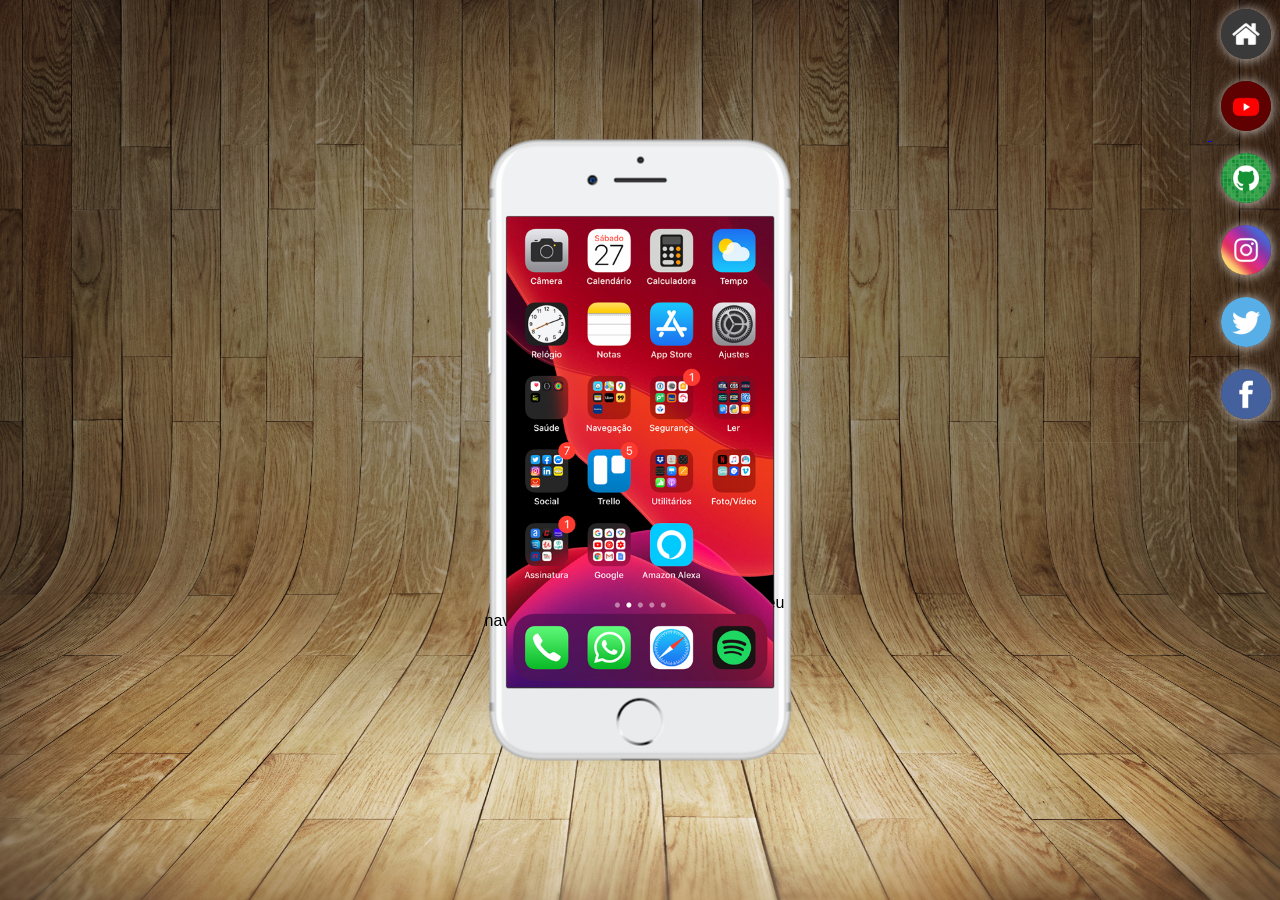
<file: index.html>
<!DOCTYPE html>
<html lang="PT-BR">
<head>
    <meta charset="UTF-8">
    <meta name="viewport" content="width=device-width, initial-scale=1.0">
    <title>Projeto Redes Socias</title>
    <link rel="icon" type="image/x-icon" href="estilos/favicon.ico">
    <link rel="stylesheet" href="estilos/style.css">
</head>
<body>
    <main>
        <section id="telefone">
            <iframe src="home.html" frameborder="0" name="tela" id="tela"></iframe>
              Seu navegador não suporta iframes.
        </section>
        <section id="redes-sociais">
            <pre>
            <a href="home.html" target="tela"><img src="estilos/imagens/logo-home.jpg" alt=""></a>
            <a href="youtube.html" target="tela"> <img src="estilos/imagens/logo-youtube.jpg" alt=""></a>
            <a href="github.html" target="tela"><img src="estilos/imagens/logo-github.jpg" alt=""></a>
            <a href="instagram.html" target="tela"><img src="estilos/imagens/logo-instagram.jpg" alt=""></a>
            <a href="twitter.html" target="tela"><img src="estilos/imagens/logo-twitter.jpg" alt=""></a>
            <a href="facebook.html" target="tela"><img src="estilos/imagens/logo-facebook.jpg" alt=""></a>
            </pre>
        </section>
    </main>
    
</body>
</html>
</file>
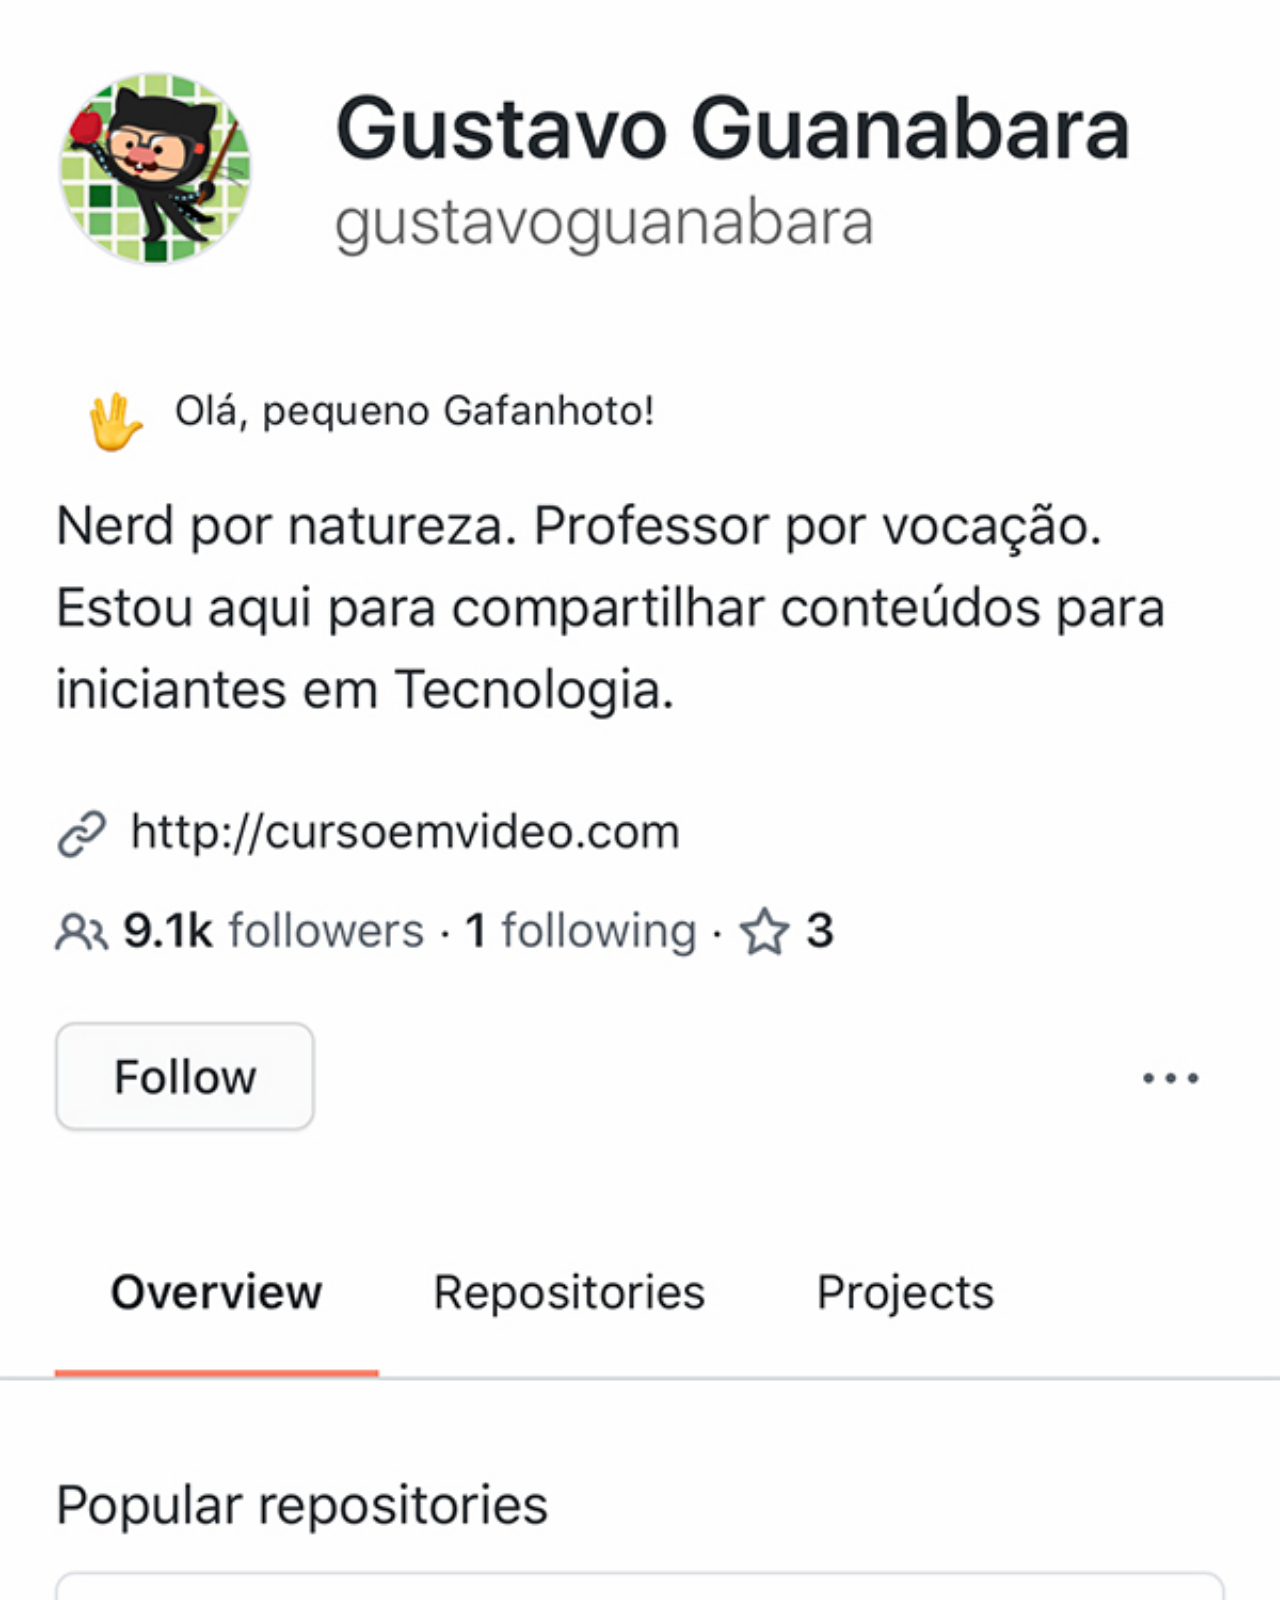
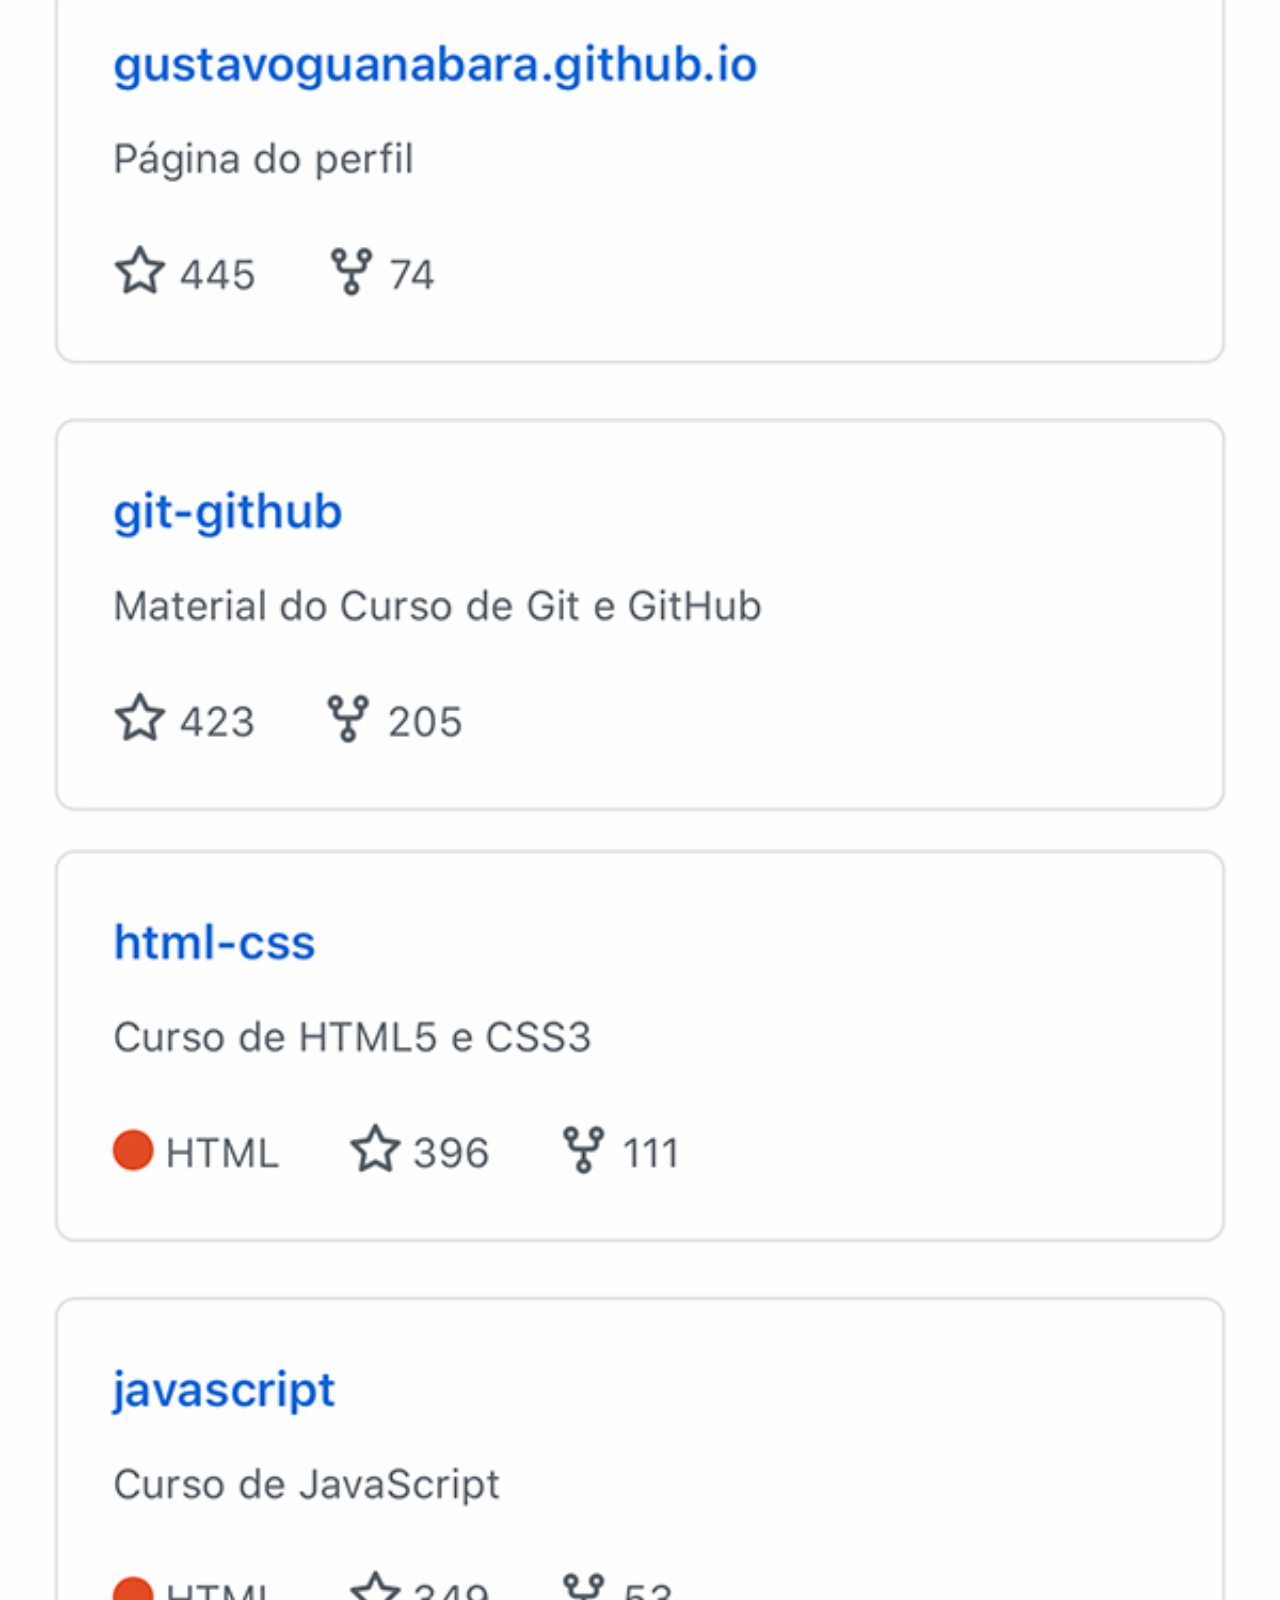
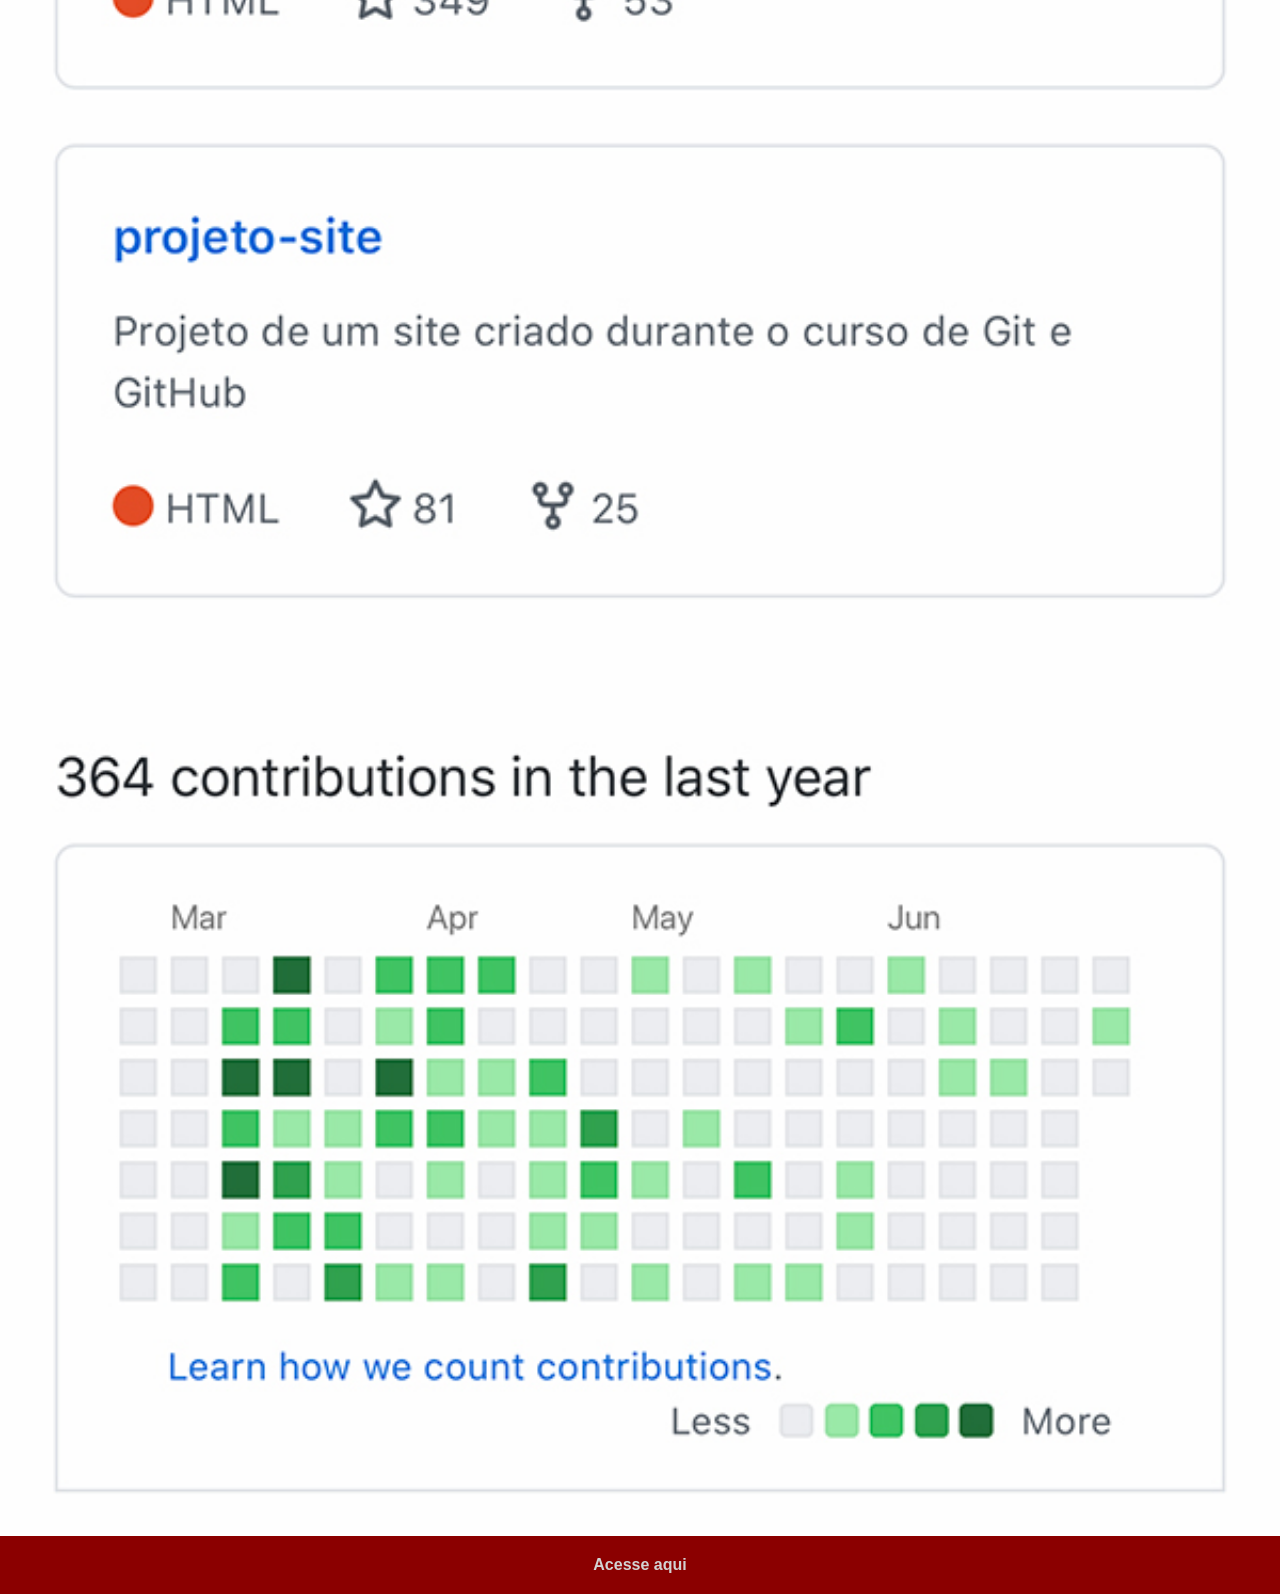
<file: github.html>
<!DOCTYPE html>
<html lang="PT-BR">
<head>
    <meta charset="UTF-8">
    <meta name="viewport" content="width=device-width, initial-scale=1.0">
    <title>GitHub</title>
    <link rel="stylesheet" href="estilos/social.css">
</head>
<body>
    <img src="estilos/imagens/tela-github.jpg" alt="GitHub">
    <a href="https://github.com/gustavoguanabara" target="_blank">Acesse aqui</a>
</body>
</html>
</file>
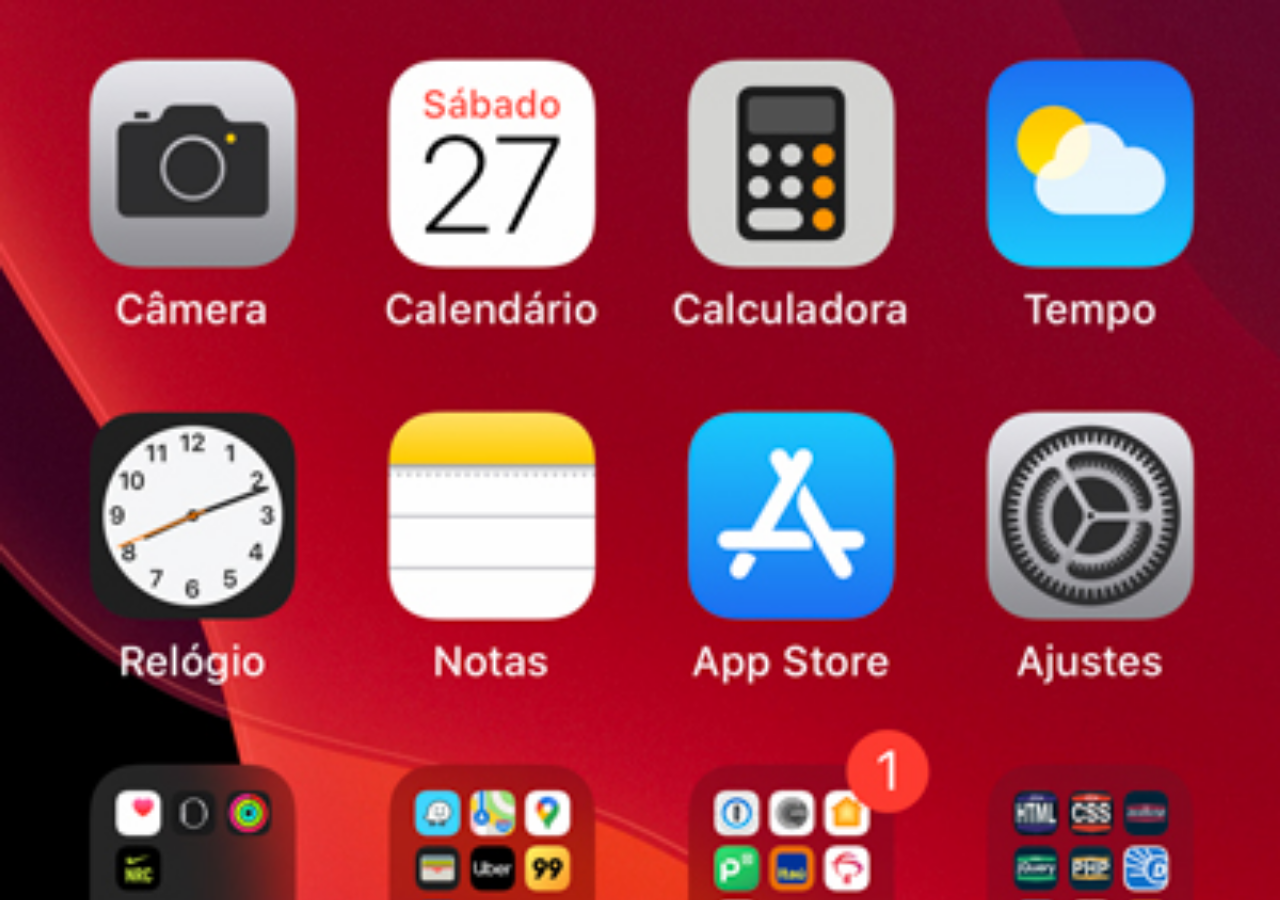
<file: home.html>
<!DOCTYPE html>
<html lang="pt-br">
<head>
    <meta charset="UTF-8">
    <meta name="viewport" content="width=device-width, initial-scale=1.0">
    <title>Home</title>
</head>
<style>
    *{
        margin: 0;
        padding: 0;
    }
    body{
        width: 100vw;
        height: 100vh;
        background: black url('estilos/imagens/tela-home.jpg') no-repeat center top;
        background-size: cover;
    }
</style>
<body>
    
</body>
</html>
</file>
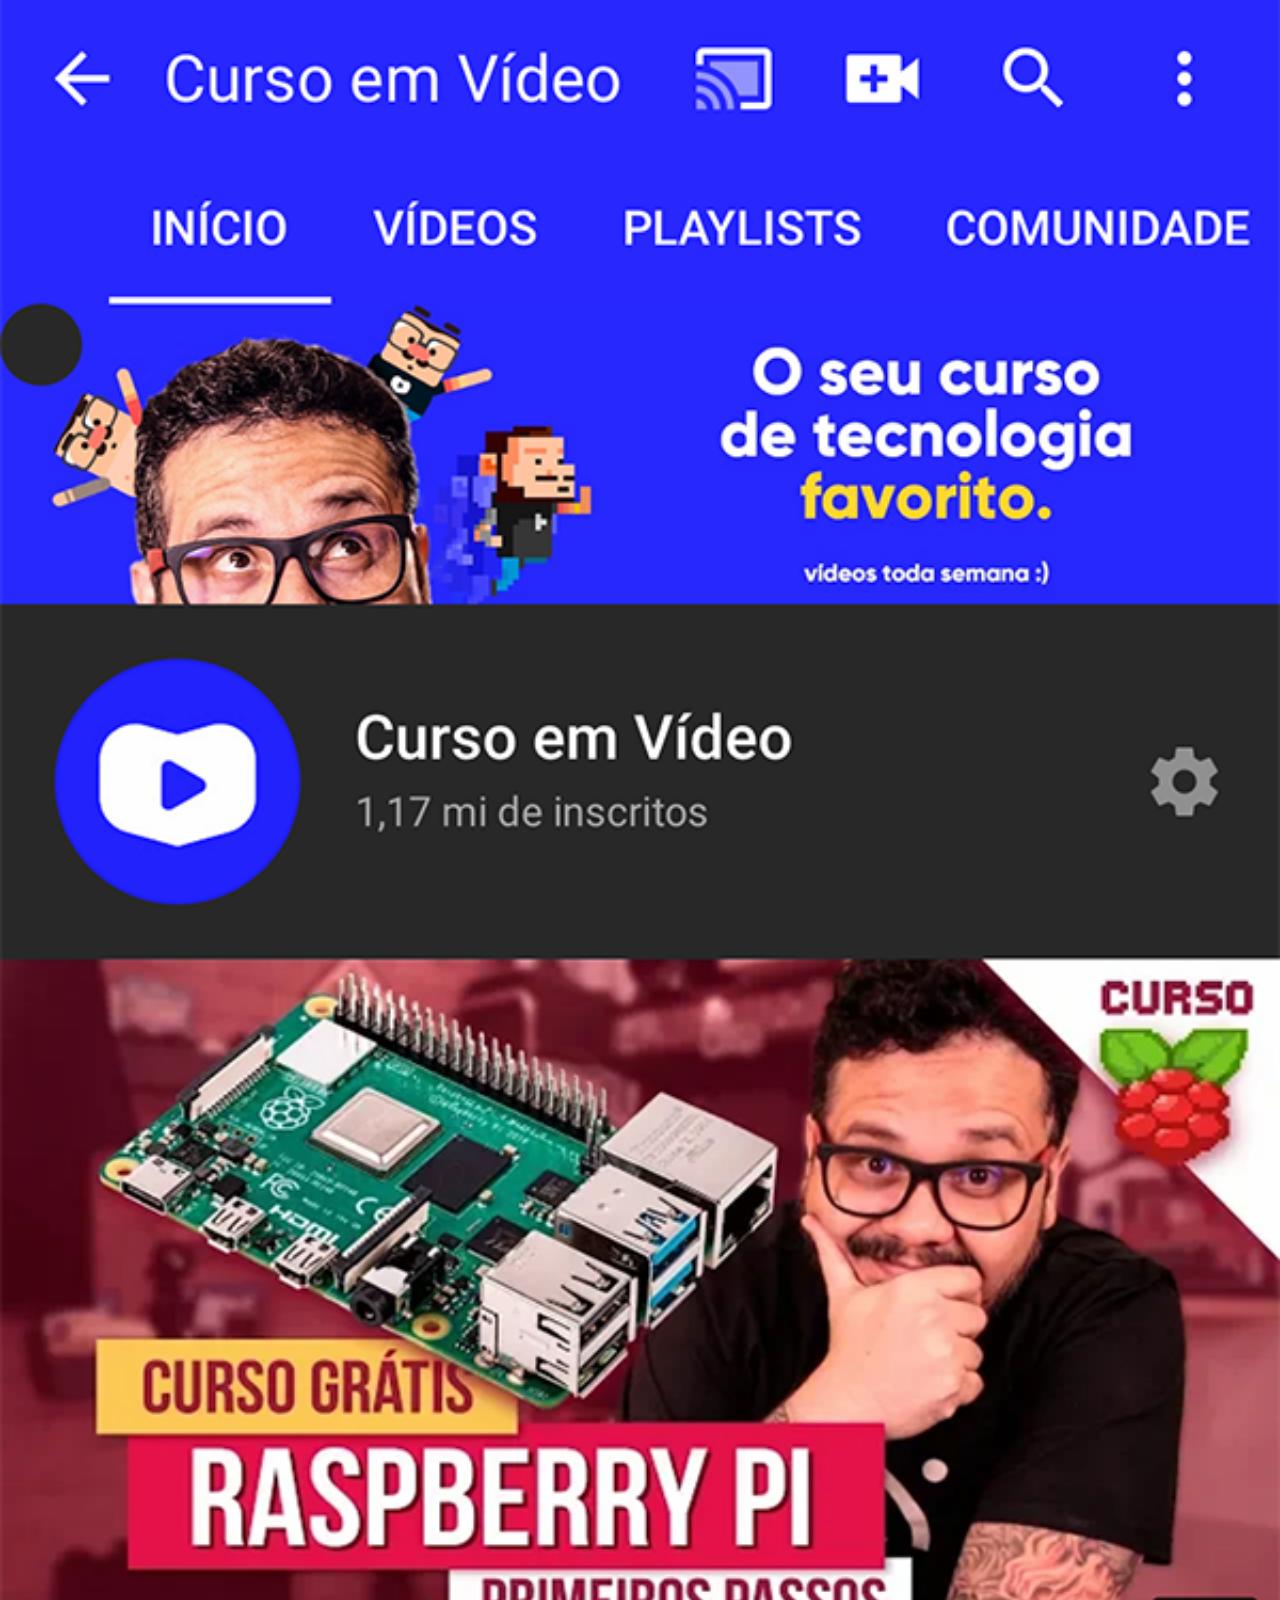
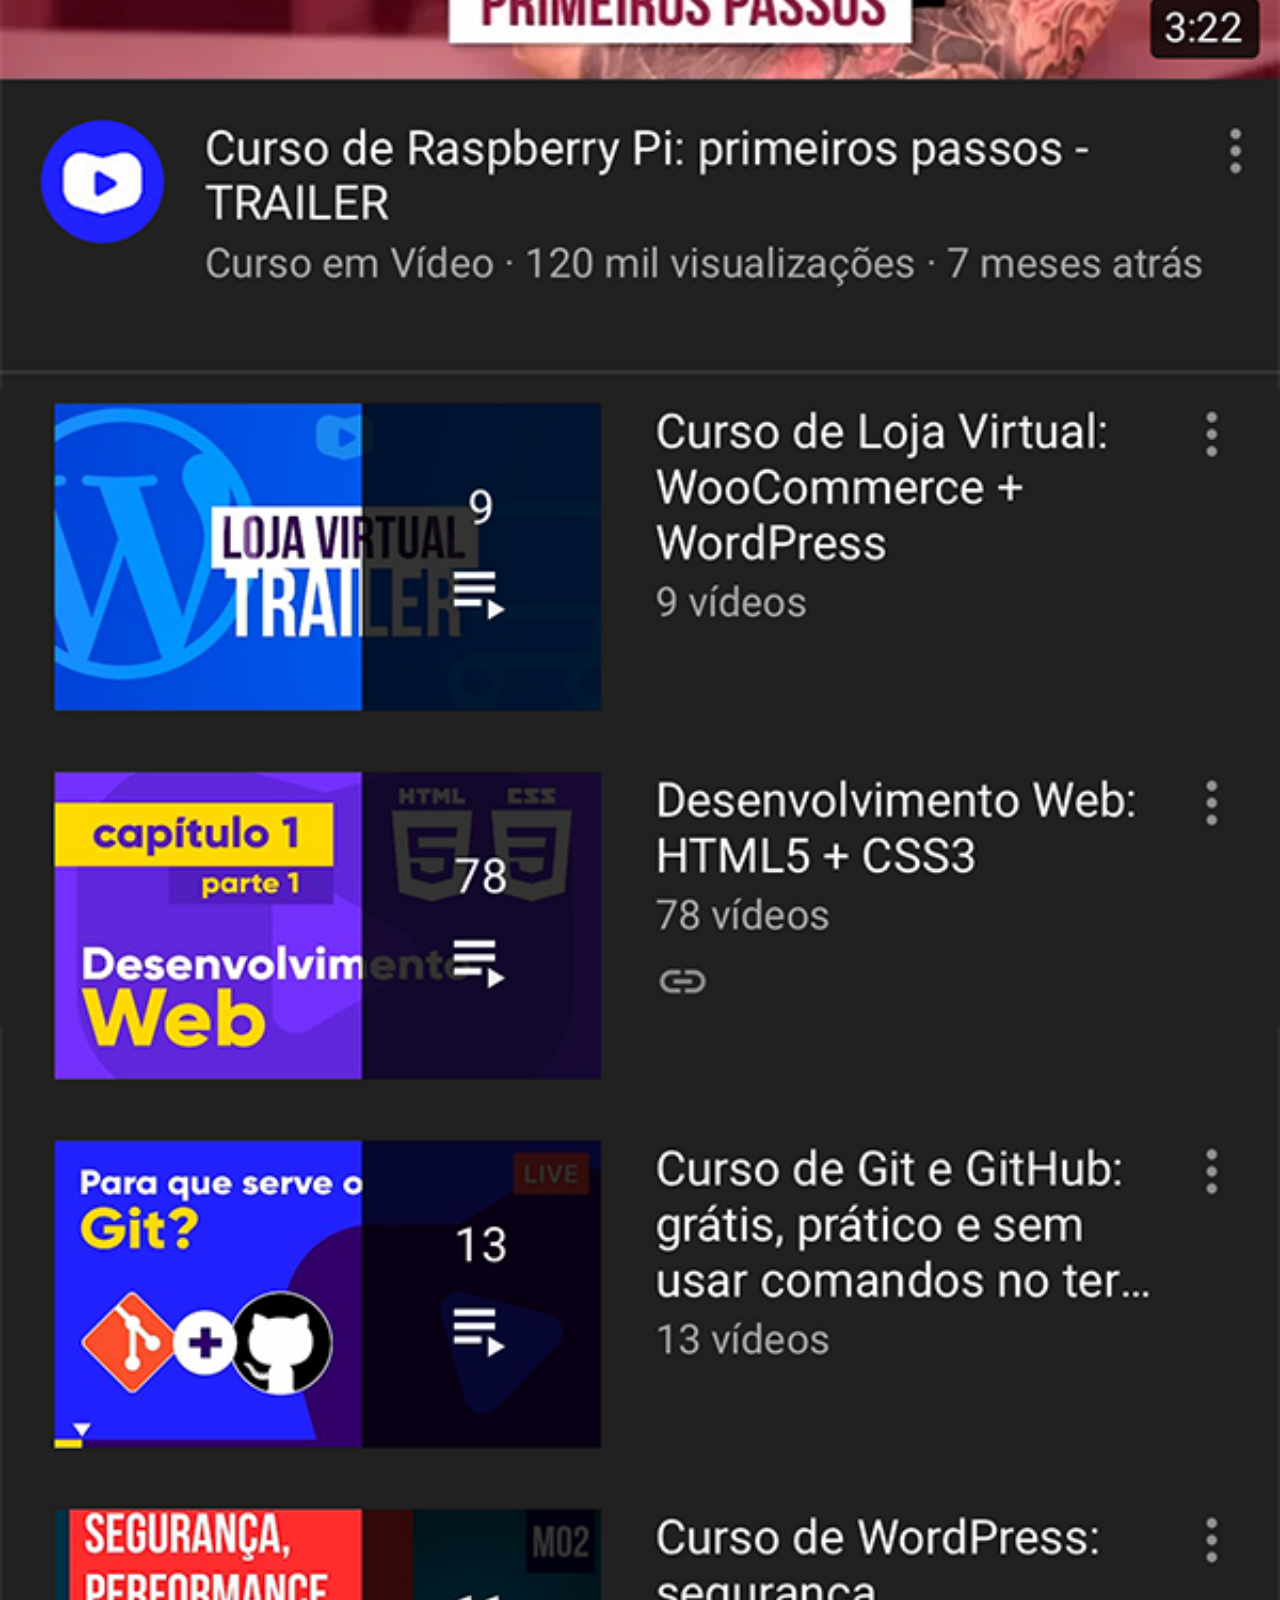
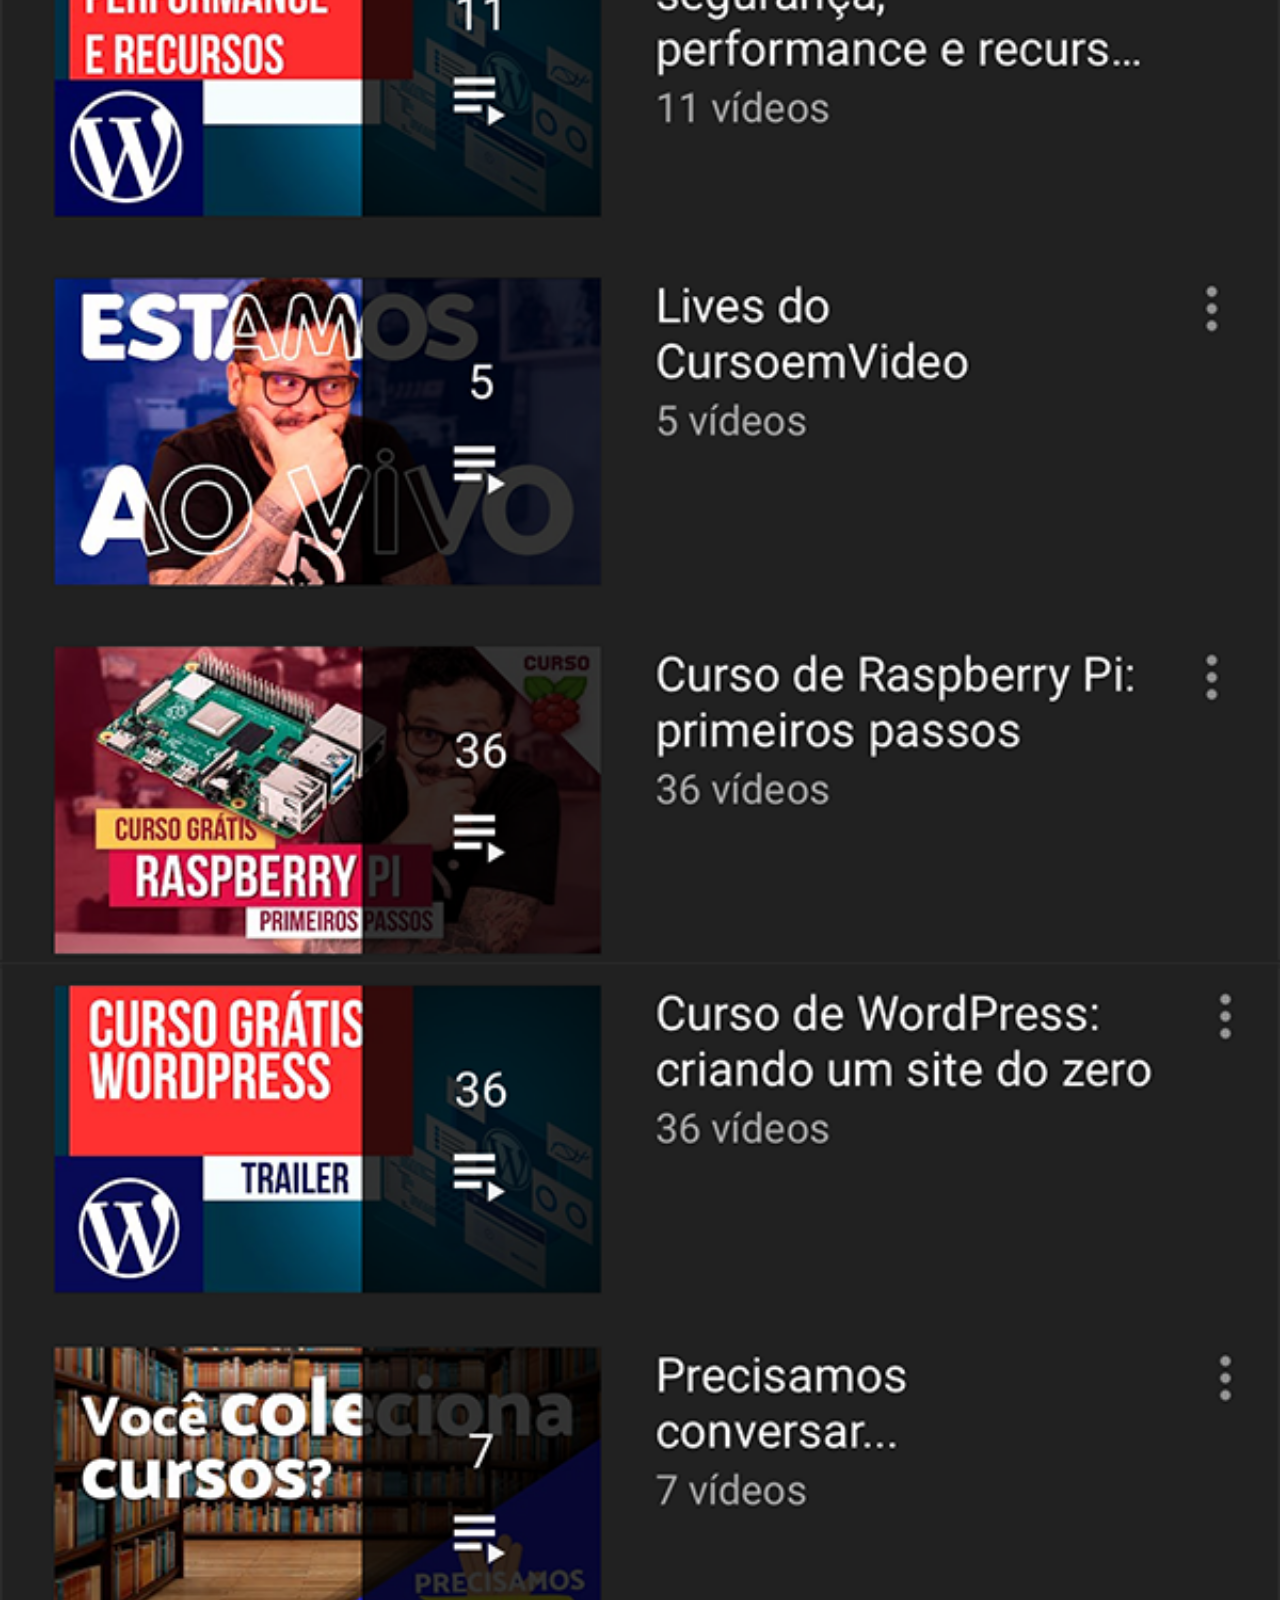
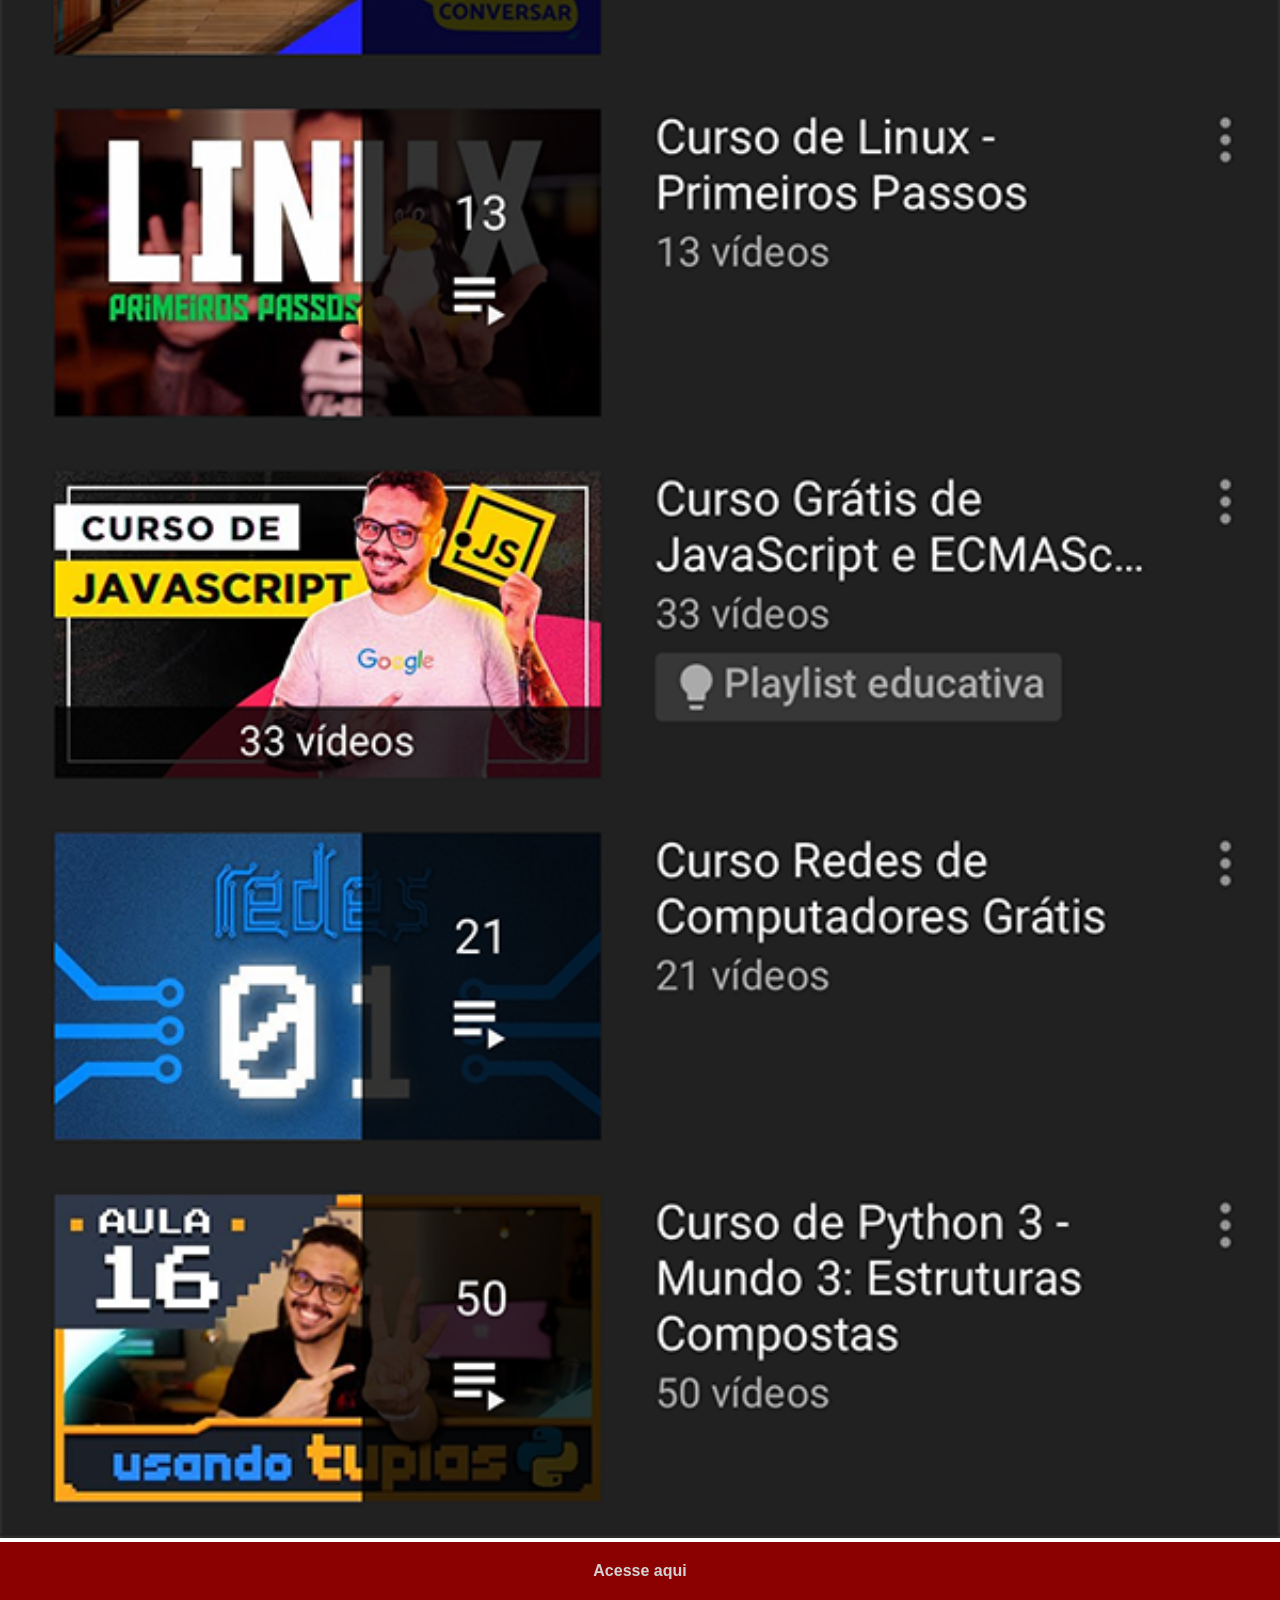
<file: youtube.html>
<!DOCTYPE html>
<html lang="PT-BR">
<head>
    <meta charset="UTF-8">
    <meta name="viewport" content="width=device-width, initial-scale=1.0">
    <title>Youtube</title>
    <link rel="stylesheet" href="estilos/social.css">
</head>
<body>
    <img src="estilos/imagens/tela-youtube.png" alt="Youtube">
    <a href="https://www.youtube.com/@cursoemvideo/playlists">Acesse aqui</a>
    
</body>
</html>
</file>
<file: estilos/style.css>
@charset "UTF-8";

* {
    margin: 0;
    padding: 0;
    font-family: Arial, Helvetica, sans-serif;
}

html, body {
    height: 100vh;
    width: 100vw;
    background-color: black;
}

body {
    background: url('../estilos/imagens/fundo-madeira.jpg') no-repeat top center fixed;
    background-size: cover;
}

main {
    position: relative;
    height: 100%;
}

section#telefone {
    height: 627px;
    width: 311px;
    background: url('../estilos/imagens/frame-iphone.png') no-repeat;


    position: absolute;
    top: 50%;
    left: 50%;
    transform: translate(-50%, -50%);

}

iframe#tela {
    position: relative;
    top: 80px;
    left: 22px;
    height: 471px;
    width: 267px;
}

section#redes-sociais {
    text-align: right;
    
    
}

section#redes-sociais img{
    width: 50px;
    margin: 9px;
    border-radius: 50%;
    box-shadow: 1px 1px 10px 2px rgba(255, 255, 255, 0.5);
    box-sizing: border-box;
}

section#redes-sociais img:hover {
    box-shadow: 1px 1px 10px 2px rgb(0, 0, 0, 0.5);}
</file>
<file: estilos/social.css>
@charset "UTF-8";
*{
margin: 0px;
padding: 0px;
font-family: Arial;
::-webkit-scrollbar{
    display: none;
}
        }
        img{
width: 
100vw;
        }
        a{
display: block;
background-color: darkred;
color: lightgray;
padding: 20px;
text-align: center;
font-weight: bolder;
text-decoration: none;
        }
        a:hover{
color: white;
text-decoration: underline;
background-color: red;
        }
</file>
